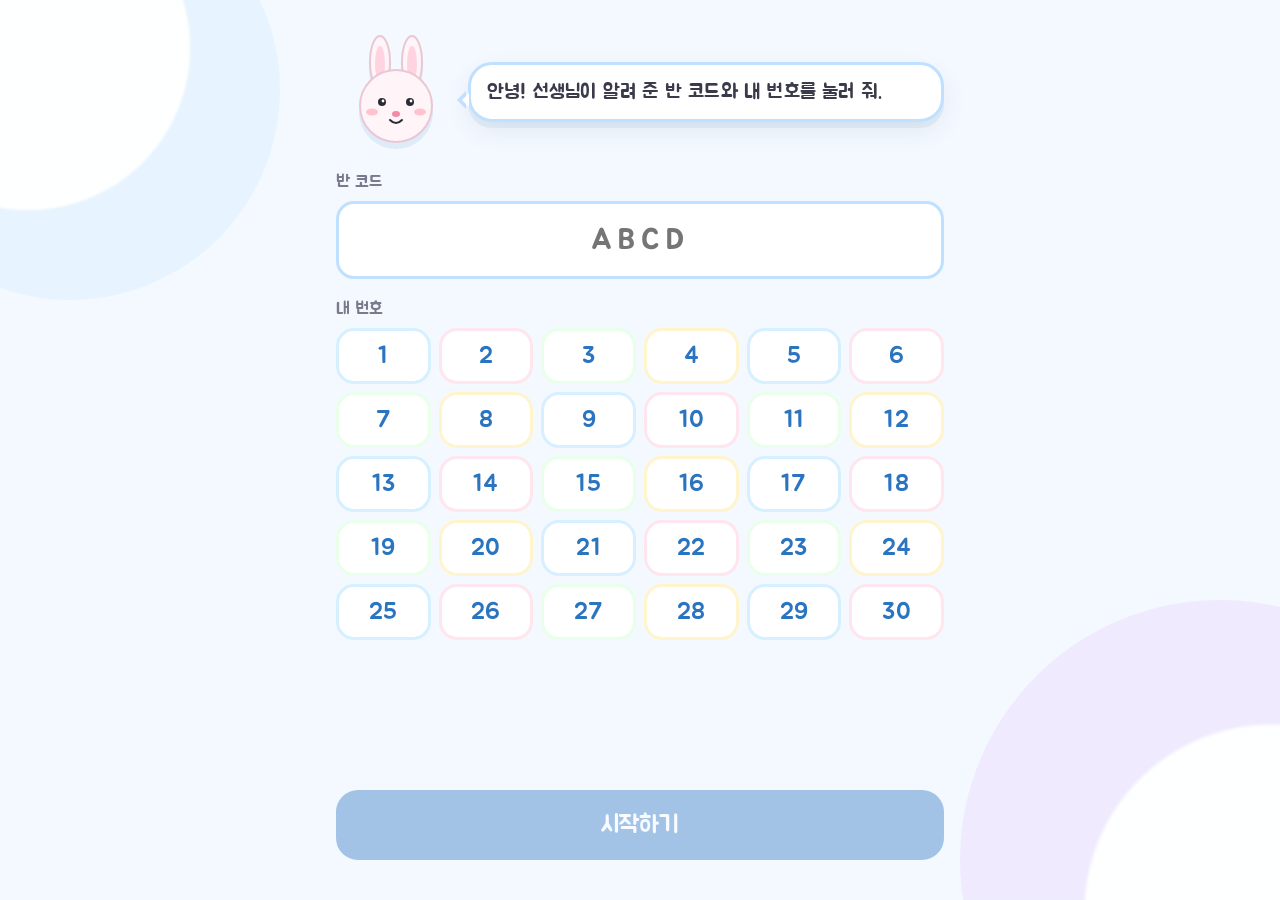
<file: index.html>
<!doctype html>
<html lang="ko">
<head>
<meta charset="utf-8">
<meta name="viewport" content="width=device-width, initial-scale=1, viewport-fit=cover">
<title>낱말 찾기</title>
<meta name="theme-color" content="#1767a8">
<link rel="manifest" href="manifest.json">
<link rel="preconnect" href="https://fonts.googleapis.com">
<link href="https://fonts.googleapis.com/css2?family=Jua&family=Gowun+Dodum&display=swap" rel="stylesheet">
<link rel="stylesheet" href="css/style.css">
</head>
<body>
<div class="app">

  <section id="s-enter" class="screen hidden">
    <div id="enter-unit" class="muted center"></div>
    <div class="hero">
      <div id="m-enter"></div>
      <div id="enter-bubble" class="bubble">안녕! 선생님이 알려 준 반 코드와 내 번호를 눌러 줘.</div>
    </div>
    <div class="field">
      <label for="code">반 코드</label>
      <input id="code" maxlength="6" autocomplete="off" placeholder="ABCD">
    </div>
    <div class="field">
      <label>내 번호</label>
      <div id="numgrid" class="numgrid"></div>
    </div>
    <div id="enter-msg" class="bubble pink hidden"></div>
    <div class="foot"><button id="go" class="btn" disabled>시작하기</button></div>
  </section>

  <section id="s-read" class="screen hidden">
    <div class="topbar"><button id="back-read" class="back" aria-label="처음으로">‹</button><span class="step">읽기</span><span class="steps"><i class="on"></i><i></i><i></i><i></i></span></div>
    <div class="hero">
      <div id="m-read"></div>
      <div id="read-bubble" class="bubble">글을 읽다가 <b>모르는 낱말</b>이 나오면 눌러 줘. 몇 개든 괜찮아.</div>
    </div>
    <h2 id="read-title"></h2>
    <div id="reading" class="reading"></div>
    <div id="tapcount" class="tapcount"></div>
    <div class="foot"><button id="to-words" class="btn">다 읽었어요</button></div>
  </section>

  <section id="s-words" class="screen hidden">
    <div class="topbar"><button id="back-words" class="back" aria-label="읽기로">‹</button><span class="step">뜻 확인</span><span class="steps"><i class="done"></i><i class="on"></i><i></i><i></i></span></div>
    <div class="hero">
      <div id="m-words"></div>
      <div id="words-bubble" class="bubble lilac"></div>
    </div>
    <div id="card" class="card"></div>
    <div id="dots" class="dots"></div>
    <div id="card-nav" class="row"><button id="prev" class="btn ghost">이전</button><button id="next" class="btn lilac">다음 낱말</button></div>
    <div class="foot"><button id="words-skip" class="btn ghost">질문으로 바로 가기</button></div>
  </section>

  <section id="s-quiz" class="screen hidden">
    <div class="topbar"><button id="back-quiz" class="back" aria-label="뒤로">‹</button><span class="step">생각 질문 <span id="q-step"></span></span><span class="steps"><i class="done"></i><i class="done"></i><i class="on"></i><i></i></span></div>
    <div class="hero">
      <div id="m-quiz"></div>
      <div class="bubble mint">글을 떠올리면서 골라 봐. 틀려도 괜찮아.</div>
    </div>
    <div id="question" class="question"></div>
    <div id="choices" class="choices"></div>
    <div class="foot"><button id="q-next" class="btn mint" disabled>다음 질문</button></div>
  </section>

  <section id="s-done" class="screen hidden">
    <div class="hero" style="justify-content:center"><div id="m-done"></div><div id="done-bubble" class="bubble pop" style="flex:0 1 auto"></div></div><div id="confetti" class="confetti"></div>
    <div id="done-msg" class="big pop"></div>
    <div id="done-sub" class="center muted"></div>
    <div id="done-chips" class="chips" style="justify-content:center"></div>
    <div class="foot"><button id="done-btn" class="btn">끝</button></div>
  </section>

  <section id="s-drill" class="screen hidden">
    <div class="topbar"><button id="back-drill" class="back" aria-label="처음으로">‹</button><span class="step">낱말 다지기 <span id="d-step"></span></span></div>
    <div class="hero">
      <div id="m-drill"></div>
      <div id="d-bubble" class="bubble lilac"></div>
    </div>
    <h2 id="d-title"></h2>
    <div id="d-prompt" class="question"></div>
    <div id="d-choices" class="choices"></div>
    <div id="d-card" class="card hidden"></div>
    <div class="foot"><button id="d-next" class="btn lilac hidden">다음 문제</button></div>
  </section>

  <section id="s-match" class="screen hidden">
    <div class="topbar"><span class="step">짝 맞추기</span></div>
    <div class="hero">
      <div id="m-match"></div>
      <div id="match-bubble" class="bubble lilac"></div>
    </div>
    <div id="match-grid" class="mgrid"></div>
  </section>

  <section id="s-ddone" class="screen hidden">
    <div class="hero" style="justify-content:center"><div id="m-ddone"></div><div id="ddone-bubble" class="bubble pop" style="flex:0 1 auto"></div></div>
    <div class="big pop">낱말 다지기 끝!</div>
    <div id="ddone-good" class="chips" style="justify-content:center"></div>
    <div id="ddone-again" class="chips" style="justify-content:center;flex-direction:column;align-items:center"></div>
    <div class="foot"><button id="ddone-btn" class="btn">끝</button></div>
  </section>

</div>
<script src="js/config.js"></script>
<script src="js/units.js"></script>
<script src="js/mascots.js"></script>
<script src="js/textparse.js"></script>
<script src="js/store.js"></script>
<script src="js/drill.js"></script>
<script src="js/student.js"></script>
</body>
</html>
</file>
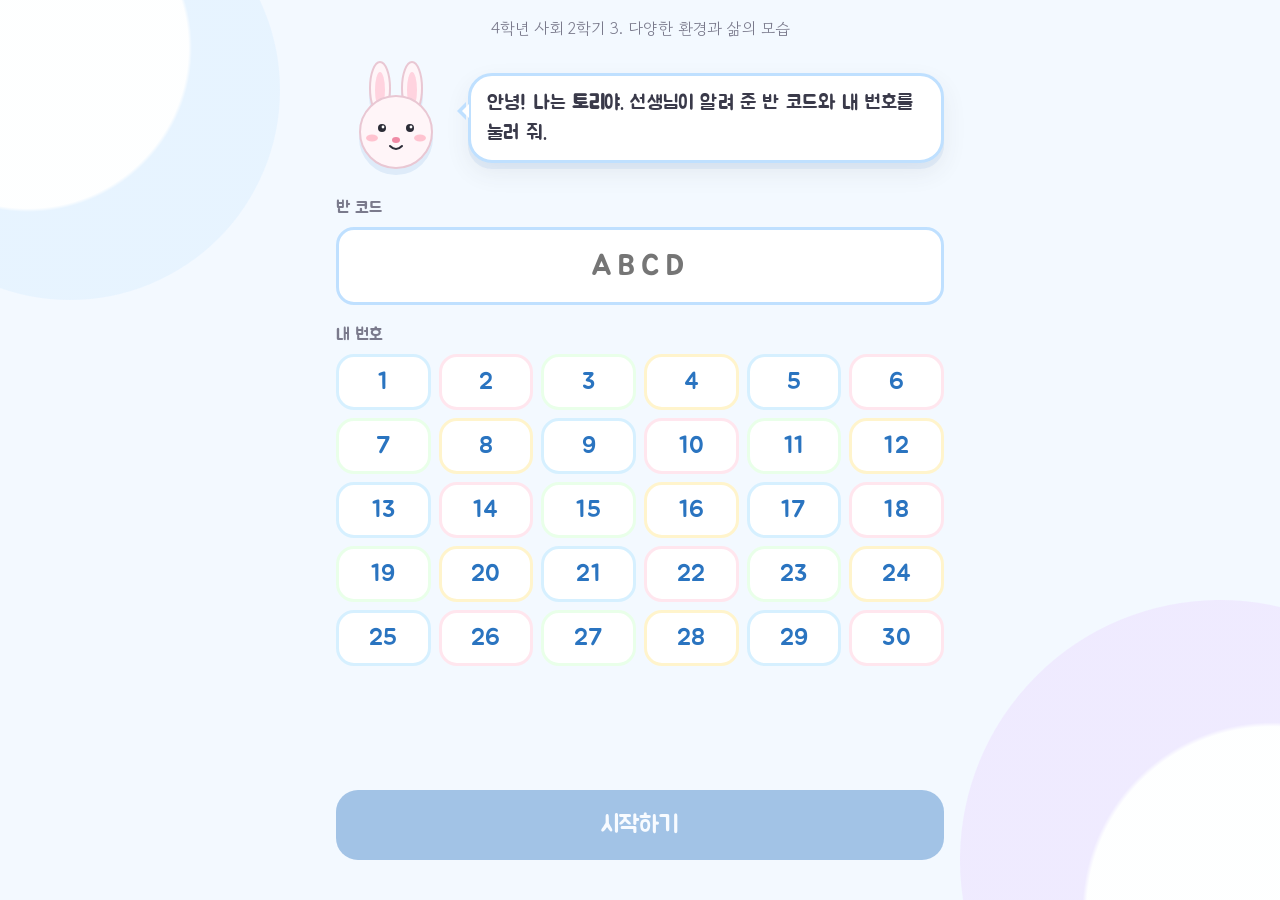
<file: u/4-2-3/index.html>
<!doctype html>
<html lang="ko"><head><meta charset="utf-8"><meta name="viewport" content="width=device-width, initial-scale=1">
<title>낱말 찾기 · 다양한 환경과 삶의 모습</title>
<meta name="description" content="4학년 사회 2학기 3단원 '다양한 환경과 삶의 모습' 개념어를 수업 전 5분에 읽고 누르는 연습">
<meta http-equiv="refresh" content="0; url=../../index.html?unit=4-2-3">
<script>location.replace('../../index.html?unit=4-2-3');</script>
</head><body style="font-family:sans-serif;padding:24px">낱말 찾기로 이동 중… <a href="../../index.html?unit=4-2-3">바로 가기</a></body></html>
</file>
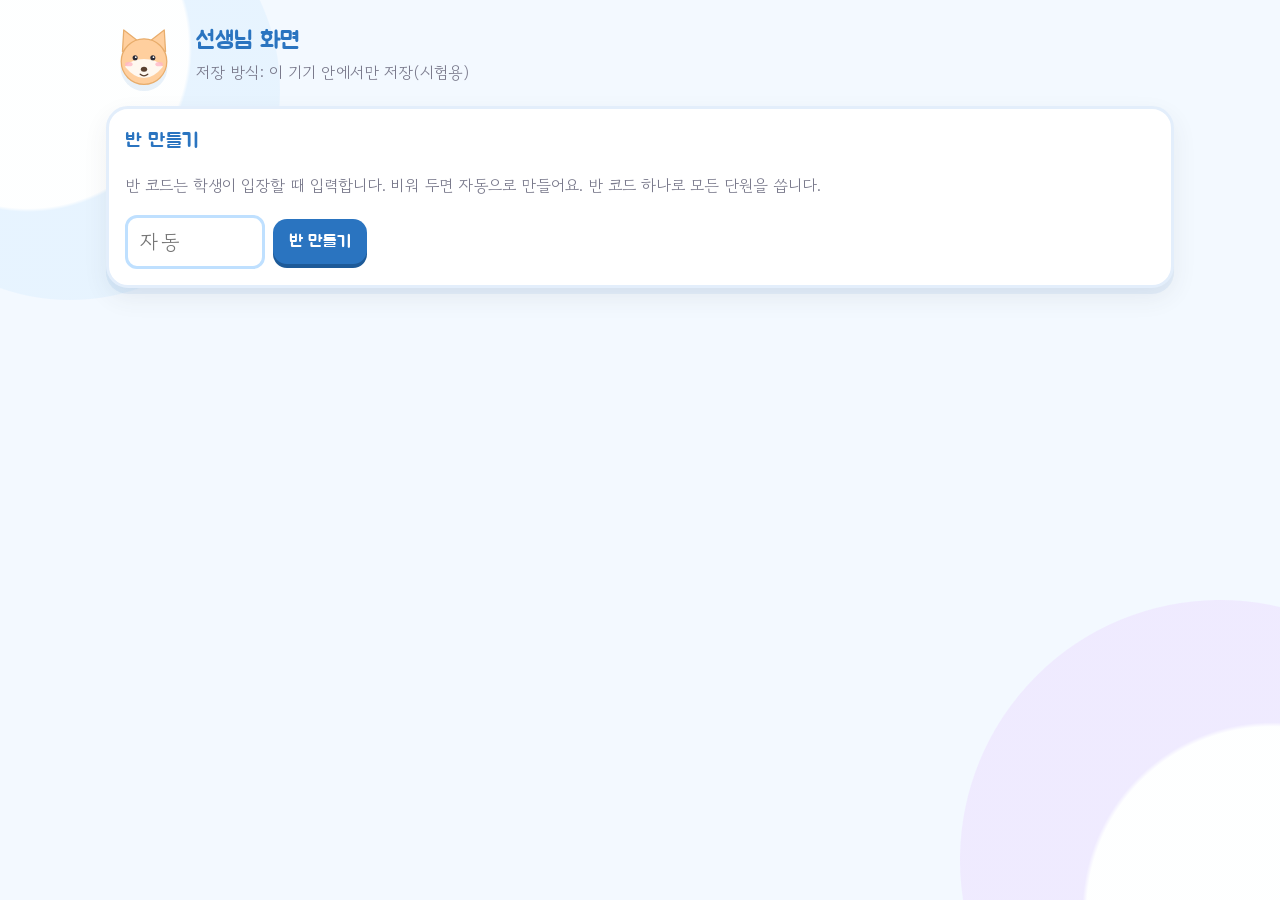
<file: teacher.html>
<!doctype html>
<html lang="ko">
<head>
<meta charset="utf-8">
<meta name="viewport" content="width=device-width, initial-scale=1">
<title>낱말 찾기 · 선생님</title>
<link rel="preconnect" href="https://fonts.googleapis.com">
<link href="https://fonts.googleapis.com/css2?family=Jua&family=Gowun+Dodum&display=swap" rel="stylesheet">
<link rel="stylesheet" href="css/style.css">
</head>
<body>
<div class="teacher">
  <div class="thead">
    <div id="m-teacher"></div>
    <div><h1>선생님 화면</h1><div class="muted">저장 방식: <span id="mode"></span></div></div>
    <div id="class-main" class="hidden" style="display:flex;align-items:center;gap:10px;margin-left:auto;flex-wrap:wrap">
      <span class="muted">반 코드</span><span id="code-view" class="code"></span>
      <label class="muted">인원 <input id="size" type="number" min="1" max="40" style="width:64px;font-size:17px;padding:4px"></label>
      <button id="leave" class="btn small ghost">다른 반</button>
    </div>
  </div>

  <div id="class-setup" class="panel hidden">
    <h2>반 만들기</h2>
    <p class="muted">반 코드는 학생이 입장할 때 입력합니다. 비워 두면 자동으로 만들어요. 반 코드 하나로 모든 단원을 씁니다.</p>
    <div class="tools"><input id="code-in" class="tinput" maxlength="6" placeholder="자동"><button id="make" class="btn small">반 만들기</button></div>
  </div>

  <div id="panels">
    <div class="panel">
      <h2>단원</h2>
      <div class="tools" style="align-items:center">
        <div id="m-unit"></div>
        <select id="unit" class="tinput" style="width:auto;letter-spacing:0;text-transform:none;max-width:100%"></select>
      </div>
      <div class="muted" style="margin-top:8px"><span id="unit-title"></span></div>
      <div class="muted" style="margin-top:4px">이 단원 학생 입구 주소: <code id="unit-link" style="user-select:all"></code></div>
    </div>

    <div class="panel">
      <h2>연습 글</h2>
      <div id="open-elsewhere" class="muted hidden" style="margin-bottom:8px;background:var(--lemon);border-radius:10px;padding:6px 10px"></div>
      <div id="tlist" class="tlist"></div>
    </div>

    <div class="panel">
      <h2><span class="live"></span> 결과: <span id="r-title"></span> <span class="tag" id="r-count"></span></h2>
      <div class="tools" style="margin-bottom:12px">
        <span id="r-total" class="total"></span>
        <button id="cards" class="btn small lilac">낱말 카드 띄우기</button>
        <button id="clear" class="btn small danger">기록 모두 삭제</button>
      </div>
      <div class="grid2">
        <div>
          <h3 style="margin:0 0 8px;font-size:16px">많이 막힌 낱말</h3>
          <div id="bars" class="bars"></div>
          <div id="asklist" class="muted" style="margin-top:10px"></div>
        </div>
        <div>
          <h3 style="margin:0 0 8px;font-size:16px">학생 유형 <span class="muted" style="font-weight:400;font-size:13px">(사실 확인 문항 기준 · ○× 는 추론 문항 · 🔊 읽어주기 사용)</span></h3>
          <div id="types" class="types"></div>
        </div>
      </div>
      <h3 style="margin:16px 0 8px;font-size:16px">수업 뒤 낱말 다지기 · 수업 전과 비교</h3>
      <div id="drill-res"></div>
    </div>
  </div>
</div>

<div id="overlay" class="overlay hidden">
  <button id="o-close" class="close">닫기 (Esc)</button>
  <div id="o-card" class="bigcard"></div>
  <div class="nav"><button id="o-prev">‹</button><span id="o-pos"></span><button id="o-next">›</button></div>
</div>

<script src="js/config.js"></script>
<script src="js/units.js"></script>
<script src="js/mascots.js"></script>
<script src="js/textparse.js"></script>
<script src="js/store.js"></script>
<script src="js/teacher.js"></script>
</body>
</html>
</file>
<file: css/style.css>
:root {
  --paper: #ffffff;
  --ink: #3a3a4a;
  --muted: #7a7a8c;
  --line: #e9e6f2;
  --sky-bg: #e6f3ff;
  --sky-mid: #bfe0ff;
  --sky-ink: #2a74c0;
  --lemon: #fff3a6;
  --lemon-ink: #8a6100;
  --mint-bg: #e4f8ec;
  --mint-ink: #22854d;
  --pink-bg: #ffe9f0;
  --pink-ink: #c2456f;
  --lilac-bg: #efe9ff;
  --lilac-ink: #6a4fd0;
  --peach-bg: #fff0e3;
  --peach-ink: #c0702f;
  --radius: 22px;
  --shadow: 0 6px 0 rgba(42, 116, 192, .08), 0 10px 24px rgba(58, 58, 74, .08);
  --font-head: "Jua", "Pretendard", "Malgun Gothic", sans-serif;
  --font-body: "Gowun Dodum", "Pretendard", "Noto Sans KR", "Malgun Gothic", sans-serif;
}
* { box-sizing: border-box; }
html, body { margin: 0; color: var(--ink); font-family: var(--font-body); -webkit-tap-highlight-color: transparent; }
body { font-size: 20px; line-height: 1.6; background: #f3f9ff; position: relative; min-height: 100vh; }
/* 떠다니는 구름 배경 */
body::before, body::after { content: ""; position: fixed; z-index: -1; border-radius: 50%; pointer-events: none; opacity: .9; }
body::before { width: 420px; height: 420px; left: -140px; top: -120px; background: radial-gradient(circle at 40% 40%, #ffffff 0 45%, #e6f3ff 46% 100%); animation: float 14s ease-in-out infinite; }
body::after { width: 520px; height: 520px; right: -200px; bottom: -220px; background: radial-gradient(circle at 60% 60%, #ffffff 0 42%, #efe9ff 43% 100%); animation: float 18s ease-in-out infinite reverse; }
@keyframes float { 0%, 100% { transform: translateY(0); } 50% { transform: translateY(18px); } }

button { font: inherit; color: inherit; cursor: pointer; border: 0; background: none; }
input, select { font: inherit; }
.hidden { display: none !important; }
h1, h2, h3, .btn, .bubble, .card .w, .big, .numgrid button, .choices .n, .chip, .code, .thead h1 { font-family: var(--font-head); font-weight: 400; letter-spacing: .2px; }

/* 학생 */
.app { max-width: 640px; margin: 0 auto; padding: 16px 16px 40px; min-height: 100vh; display: flex; flex-direction: column; }
.topbar { display: flex; align-items: center; gap: 10px; min-height: 48px; }
.topbar .back { width: 48px; height: 48px; border-radius: 50%; background: var(--paper); color: var(--sky-ink); font-size: 26px; box-shadow: var(--shadow); }
.topbar .step { color: var(--muted); font-size: 16px; margin-left: auto; }
.steps { display: flex; gap: 6px; align-items: center; margin-left: auto; }
.steps i { width: 12px; height: 12px; border-radius: 50%; background: #d9e4f2; display: inline-block; transition: all .3s; }
.steps i.on { background: var(--sky-ink); transform: scale(1.3); }
.steps i.done { background: var(--mint-ink); }
.screen { flex: 1; display: flex; flex-direction: column; gap: 16px; animation: fade .3s ease; }
@keyframes fade { from { opacity: 0; transform: translateY(8px); } to { opacity: 1; transform: none; } }

.mascot { width: 120px; height: 120px; flex: none; filter: drop-shadow(0 6px 0 rgba(42, 116, 192, .10)); }
.mascot svg { width: 100%; height: 100%; }
.mascot.sm { width: 76px; height: 76px; }
.mascot.lg { width: 160px; height: 160px; }
.mascot.bounce { animation: bounce 1.8s ease-in-out infinite; }
.mascot.wiggle { animation: wiggle .5s ease; }
.mascot.cheer { animation: cheer .6s ease; }
@keyframes bounce { 0%, 100% { transform: translateY(0); } 50% { transform: translateY(-8px); } }
@keyframes wiggle { 0% { transform: rotate(0); } 25% { transform: rotate(-8deg); } 60% { transform: rotate(8deg); } 100% { transform: rotate(0); } }
@keyframes cheer { 0% { transform: scale(1); } 40% { transform: scale(1.15) translateY(-6px); } 100% { transform: scale(1); } }
.hero { display: flex; align-items: center; gap: 12px; }
.bubble { position: relative; background: var(--paper); border: 3px solid var(--sky-mid); border-radius: 24px; padding: 12px 16px; font-size: 20px; flex: 1; line-height: 1.5; box-shadow: var(--shadow); }
.bubble::before { content: ""; position: absolute; left: -14px; top: 26px; border: 9px solid transparent; border-right-color: var(--sky-mid); border-left: 0; }
.bubble::after { content: ""; position: absolute; left: -9px; top: 28px; border: 7px solid transparent; border-right-color: var(--paper); border-left: 0; }
.bubble.lilac { border-color: #d6c9ff; } .bubble.lilac::before { border-right-color: #d6c9ff; }
.bubble.mint { border-color: #bfe9cf; } .bubble.mint::before { border-right-color: #bfe9cf; }
.bubble.pink { border-color: #ffc9d9; background: var(--pink-bg); } .bubble.pink::before { border-right-color: #ffc9d9; } .bubble.pink::after { border-right-color: var(--pink-bg); }
.bubble.pop { animation: pop .4s cubic-bezier(.2, 1.4, .4, 1); }

h1 { font-size: 28px; margin: 0; }
h2 { font-size: 24px; margin: 0; color: var(--sky-ink); }
.muted { color: var(--muted); font-size: 16px; }
.center { text-align: center; }

.field { display: flex; flex-direction: column; gap: 6px; }
.field label { font-size: 17px; color: var(--muted); font-family: var(--font-head); }
.field input { font-size: 30px; padding: 12px 16px; border: 3px solid var(--sky-mid); border-radius: 18px; width: 100%; text-align: center; letter-spacing: 6px; text-transform: uppercase; background: var(--paper); font-family: var(--font-head); }
.field input:focus { outline: none; border-color: var(--sky-ink); }
.numgrid { display: grid; grid-template-columns: repeat(6, 1fr); gap: 8px; }
.numgrid button { height: 56px; border-radius: 18px; background: var(--paper); color: var(--sky-ink); font-size: 24px; border: 3px solid var(--sky-bg); transition: transform .1s; }
.numgrid button:nth-child(4n+1) { border-color: #d6f0ff; } .numgrid button:nth-child(4n+2) { border-color: #ffe6ee; } .numgrid button:nth-child(4n+3) { border-color: #e9ffe9; } .numgrid button:nth-child(4n+4) { border-color: #fff4cc; }
.numgrid button:active { transform: scale(.94); }
.numgrid button.on { background: var(--sky-ink); color: #fff; border-color: var(--sky-ink); transform: scale(1.06); }

.btn { display: block; width: 100%; padding: 16px; border-radius: 22px; font-size: 24px; background: var(--sky-ink); color: #fff; box-shadow: 0 6px 0 #1d5a98; transition: transform .08s, box-shadow .08s; }
.btn:active { transform: translateY(4px); box-shadow: 0 2px 0 #1d5a98; }
.btn:disabled { opacity: .4; cursor: default; box-shadow: none; transform: none; }
.btn.ghost { background: var(--paper); color: var(--sky-ink); border: 3px solid var(--sky-mid); box-shadow: 0 6px 0 #d6e8fb; }
.btn.ghost:active { box-shadow: 0 2px 0 #d6e8fb; }
.btn.mint { background: var(--mint-ink); box-shadow: 0 6px 0 #176339; } .btn.mint:active { box-shadow: 0 2px 0 #176339; }
.btn.lilac { background: var(--lilac-ink); box-shadow: 0 6px 0 #4c37a3; } .btn.lilac:active { box-shadow: 0 2px 0 #4c37a3; }
.btn.small { width: auto; display: inline-block; padding: 9px 16px; font-size: 17px; border-radius: 14px; box-shadow: 0 4px 0 #1d5a98; }
.btn.small.ghost { box-shadow: 0 4px 0 #d6e8fb; } .btn.small.mint { box-shadow: 0 4px 0 #176339; } .btn.small.lilac { box-shadow: 0 4px 0 #4c37a3; }
.btn.danger { background: var(--paper); color: var(--pink-ink); border: 3px solid #ffd3df; box-shadow: 0 4px 0 #ffd3df; }
.foot { margin-top: auto; padding-top: 12px; }

/* 읽기 */
.reading { background: var(--paper); border: 3px solid #e3eefb; border-radius: var(--radius); padding: 14px 16px; font-size: 24px; line-height: 2.15; box-shadow: var(--shadow); }
.sent { display: block; margin-bottom: 4px; border-radius: 12px; }
.speak { display: inline-flex; width: 36px; height: 36px; border-radius: 50%; background: var(--lilac-bg); color: var(--lilac-ink); align-items: center; justify-content: center; font-size: 17px; vertical-align: middle; margin-right: 4px; }
.speak.playing { background: var(--lilac-ink); color: #fff; }
.sent.reading-now { background: var(--lilac-bg); }
.word { display: inline-block; padding: 2px 5px; margin: 0 1px; border-radius: 10px; min-height: 44px; line-height: 44px; vertical-align: middle; user-select: none; transition: background .15s, transform .15s; }
.word:active { transform: scale(.95); }
.word.on { background: var(--lemon); color: var(--lemon-ink); box-shadow: inset 0 -4px 0 #f5d95a; animation: wobble .4s ease; }
@keyframes wobble { 0% { transform: scale(1); } 35% { transform: scale(1.12) rotate(-2deg); } 70% { transform: scale(.97) rotate(2deg); } 100% { transform: scale(1); } }
.tapcount { text-align: center; color: var(--muted); font-size: 17px; }

/* 뜻 카드: 스티커 느낌 */
.card { background: var(--lilac-bg); border: 4px solid var(--paper); outline: 3px solid #d6c9ff; border-radius: 26px; padding: 22px; display: flex; flex-direction: column; gap: 12px; min-height: 260px; box-shadow: var(--shadow); transform: rotate(-.6deg); }
.card.ask { background: var(--peach-bg); outline-color: #ffd9b8; transform: rotate(.6deg); }
.card .w { font-size: 36px; color: var(--lilac-ink); }
.card.ask .w { color: var(--peach-ink); }
.card .def { font-size: 22px; }
.card .ex { background: rgba(255, 255, 255, .8); border-radius: 14px; padding: 10px 14px; font-size: 19px; }
.card .ctx { font-size: 17px; color: var(--muted); }
.card .ctx mark { background: var(--lemon); border-radius: 6px; padding: 0 4px; }
.dots { display: flex; gap: 6px; justify-content: center; }
.dots i { width: 10px; height: 10px; border-radius: 50%; background: #d9d3ee; }
.dots i.on { background: var(--lilac-ink); transform: scale(1.3); }
.row { display: flex; gap: 10px; }
.row .btn { flex: 1; }

/* 질문 */
.question { font-size: 23px; background: var(--paper); border: 3px solid #bfe9cf; border-radius: var(--radius); padding: 16px 18px; box-shadow: var(--shadow); font-family: var(--font-head); }
.choices { display: flex; flex-direction: column; gap: 10px; }
.choices button { text-align: left; padding: 14px 16px; border-radius: 20px; border: 3px solid var(--line); background: var(--paper); font-size: 21px; display: flex; gap: 12px; align-items: center; transition: transform .1s; }
.choices button:active { transform: scale(.98); }
.choices button .n { width: 36px; height: 36px; border-radius: 50%; display: inline-flex; align-items: center; justify-content: center; flex: none; font-size: 20px; }
.choices button:nth-child(1) .n { background: #e6f3ff; color: #2a74c0; } .choices button:nth-child(2) .n { background: #ffe9f0; color: #c2456f; }
.choices button:nth-child(3) .n { background: #e4f8ec; color: #22854d; } .choices button:nth-child(4) .n { background: #fff3a6; color: #8a6100; }
.choices button.on { border-color: var(--mint-ink); background: var(--mint-bg); animation: pop .3s cubic-bezier(.2, 1.4, .4, 1); }

/* 낱말 다지기 */
.question.blank { font-family: var(--font-body); font-size: 22px; line-height: 1.8; }
.question.defq { border-color: #d6c9ff; }
.choices.locked button { pointer-events: none; }
.choices button.right { border-color: var(--mint-ink); background: var(--mint-bg); animation: pop .3s cubic-bezier(.2, 1.4, .4, 1); }
.choices button.wrong { border-color: #ffc9d9; background: var(--pink-bg); opacity: .7; animation: shake .4s ease; }
@keyframes shake { 0%, 100% { transform: translateX(0); } 25% { transform: translateX(-6px); } 75% { transform: translateX(6px); } }
.mgrid { display: grid; grid-template-columns: repeat(2, 1fr); gap: 10px; }
@media (min-width: 520px) { .mgrid { grid-template-columns: repeat(4, 1fr); } }
.mcard { position: relative; min-height: 110px; border-radius: 18px; perspective: 600px; background: none; padding: 0; }
.mcard .face { position: absolute; inset: 0; border-radius: 18px; display: flex; align-items: center; justify-content: center; padding: 10px; text-align: center; backface-visibility: hidden; transition: transform .45s; border: 3px solid var(--paper); box-shadow: var(--shadow); }
.mcard .front { background: var(--sky-ink); color: #fff; font-family: var(--font-head); font-size: 40px; }
.mcard .back { background: var(--lilac-bg); color: var(--lilac-ink); transform: rotateY(180deg); font-size: 17px; line-height: 1.4; }
.mcard.w .back { font-family: var(--font-head); font-size: 24px; background: var(--lemon); color: var(--lemon-ink); }
.mcard.up .front { transform: rotateY(180deg); } .mcard.up .back { transform: rotateY(0); }
.mcard.done .back { background: var(--mint-bg); color: var(--mint-ink); outline: 3px solid #bfe9cf; }
.mcard.done { animation: pop .4s cubic-bezier(.2, 1.4, .4, 1); }
table.cmp { width: 100%; border-collapse: collapse; font-size: 15px; }
table.cmp th, table.cmp td { padding: 6px 8px; border-bottom: 1px solid var(--line); text-align: left; }
table.cmp th { color: var(--muted); font-weight: 400; font-size: 13px; }
table.cmp td:first-child { font-family: var(--font-head); }

/* 마무리 */
.chips { display: flex; flex-wrap: wrap; gap: 8px; }
.chip { padding: 8px 16px; border-radius: 999px; background: var(--lemon); color: var(--lemon-ink); font-size: 19px; border: 3px solid var(--paper); box-shadow: 0 3px 0 #f5d95a; transform: rotate(-2deg); }
.chip:nth-child(even) { transform: rotate(2deg); }
.chip.ask { background: var(--peach-bg); color: var(--peach-ink); box-shadow: 0 3px 0 #ffd9b8; }
.big { text-align: center; font-size: 28px; color: var(--sky-ink); }
.pop { animation: pop .5s cubic-bezier(.2, 1.4, .4, 1); }
@keyframes pop { from { transform: scale(.6); opacity: 0; } to { transform: scale(1); opacity: 1; } }
.confetti { position: fixed; inset: 0; pointer-events: none; overflow: hidden; z-index: 40; }
.confetti i { position: absolute; top: -12px; width: 10px; height: 14px; border-radius: 3px; animation: fall 2.6s ease-in forwards; }
@keyframes fall { to { transform: translateY(110vh) rotate(540deg); opacity: .2; } }

/* 교사 */
.teacher { max-width: 1100px; margin: 0 auto; padding: 16px; font-size: 17px; }
.thead { display: flex; align-items: center; gap: 14px; flex-wrap: wrap; margin-bottom: 14px; }
.thead h1 { font-size: 24px; color: var(--sky-ink); }
.thead .code { font-size: 30px; letter-spacing: 5px; color: var(--sky-ink); background: var(--paper); border: 3px solid var(--sky-mid); border-radius: 14px; padding: 2px 14px; }
.panel { background: var(--paper); border: 3px solid #e3eefb; border-radius: var(--radius); padding: 16px; margin-bottom: 14px; box-shadow: var(--shadow); }
.panel h2 { font-size: 20px; margin-bottom: 10px; display: flex; align-items: center; gap: 8px; }
.tlist { display: flex; flex-direction: column; gap: 8px; }
.titem { display: flex; align-items: center; gap: 10px; padding: 10px 12px; border-radius: 16px; background: #f7f9fe; flex-wrap: wrap; }
.titem .ttl { flex: 1; min-width: 200px; } .titem .ttl b { display: block; font-family: var(--font-head); font-weight: 400; font-size: 19px; } .titem .ttl span { color: var(--muted); font-size: 14px; }
.titem.open { background: var(--mint-bg); }
.tag { font-size: 13px; padding: 2px 10px; border-radius: 999px; background: var(--lilac-bg); color: var(--lilac-ink); }
.tag.mint { background: var(--mint-bg); color: var(--mint-ink); }
.grid2 { display: grid; grid-template-columns: 1fr 1fr; gap: 14px; }
@media (max-width: 760px) { .grid2 { grid-template-columns: 1fr; } }
.bars { display: flex; flex-direction: column; gap: 8px; }
.bar { display: grid; grid-template-columns: 120px 1fr 44px; align-items: center; gap: 8px; }
.bar .lbl { font-family: var(--font-head); white-space: nowrap; overflow: hidden; text-overflow: ellipsis; }
.bar .lbl.ask { color: var(--peach-ink); }
.bar .trk { height: 24px; background: #f1f3fa; border-radius: 999px; overflow: hidden; }
.bar .trk i { display: block; height: 100%; background: var(--lemon); border-radius: 999px; box-shadow: inset 0 -4px 0 #f5d95a; transition: width .4s; }
.bar .trk i.ask { background: var(--peach-bg); box-shadow: inset 0 -4px 0 #ffd9b8; }
.bar .cnt { text-align: right; color: var(--muted); }
.types { display: grid; grid-template-columns: 1fr 1fr; gap: 10px; }
.type { border-radius: 18px; padding: 12px; min-height: 110px; border: 3px solid transparent; }
.type:nth-child(1) { background: var(--mint-bg); } .type:nth-child(2) { background: var(--lilac-bg); } .type:nth-child(3) { background: var(--sky-bg); } .type.warn { background: var(--pink-bg); border-color: #ffc9d9; }
.type h3 { margin: 0 0 4px; font-size: 16px; }
.type p { margin: 0 0 8px; font-size: 13px; color: var(--muted); }
.nums { display: flex; flex-wrap: wrap; gap: 6px; }
.num { display: inline-flex; align-items: center; gap: 3px; padding: 4px 10px; border-radius: 999px; background: var(--paper); font-family: var(--font-head); font-size: 16px; box-shadow: 0 2px 0 rgba(0, 0, 0, .06); }
.num small { font-weight: 400; color: var(--muted); font-size: 12px; }
.live { width: 10px; height: 10px; border-radius: 50%; background: var(--mint-ink); display: inline-block; animation: blink 1.4s infinite; }
@keyframes blink { 50% { opacity: .2; } }
.tools { display: flex; gap: 8px; flex-wrap: wrap; align-items: center; }
.total { background: var(--lemon); border-radius: 14px; padding: 8px 14px; font-family: var(--font-head); }
.empty { color: var(--muted); text-align: center; padding: 20px; }
.tinput { font-size: 20px; padding: 8px 12px; border: 3px solid var(--sky-mid); border-radius: 12px; width: 140px; text-transform: uppercase; letter-spacing: 2px; background: var(--paper); }

/* 낱말 카드 전체 화면 */
.overlay { position: fixed; inset: 0; background: #f3f9ff; display: flex; flex-direction: column; align-items: center; justify-content: center; gap: 24px; padding: 24px; z-index: 50; }
.overlay .bigcard { background: var(--lilac-bg); border: 6px solid var(--paper); outline: 4px solid #d6c9ff; border-radius: 40px; padding: 48px 56px; max-width: 900px; width: 100%; text-align: center; box-shadow: var(--shadow); }
.overlay .bigcard .w { font-size: 88px; color: var(--lilac-ink); font-family: var(--font-head); }
.overlay .bigcard .def { font-size: 40px; margin-top: 12px; }
.overlay .bigcard .ex { font-size: 28px; color: var(--muted); margin-top: 16px; }
.overlay .nav { display: flex; gap: 16px; align-items: center; font-size: 22px; }
.overlay .nav button { width: 64px; height: 64px; border-radius: 50%; background: var(--paper); color: var(--sky-ink); font-size: 30px; box-shadow: var(--shadow); }
.overlay .close { position: absolute; top: 20px; right: 20px; font-size: 18px; color: var(--muted); }

@media print { .noprint { display: none !important; } body { font-size: 16pt; background: #fff; } body::before, body::after { display: none; } .reading { border: 0; box-shadow: none; } }
</file>
